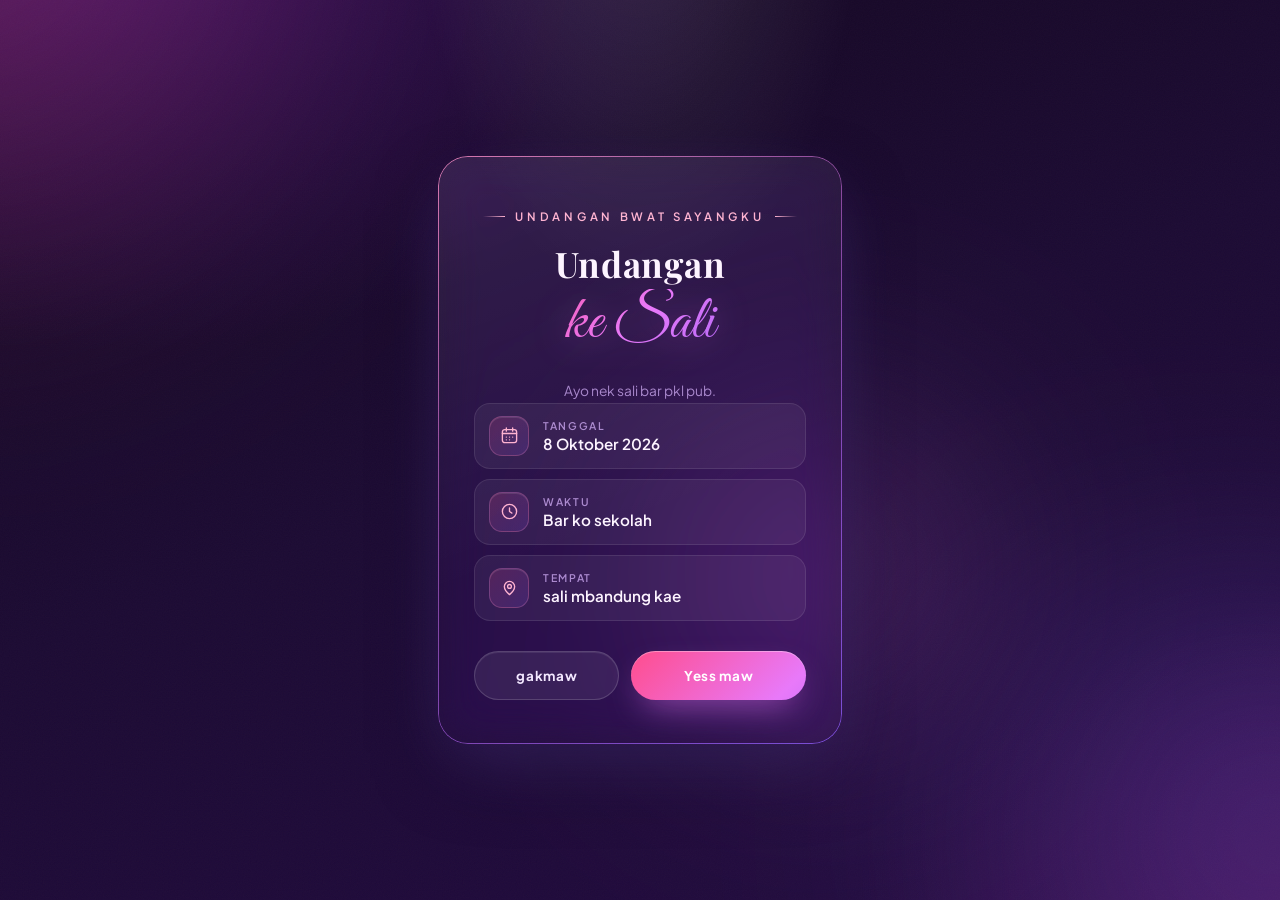
<file: index.html>
<!doctype html>
<html lang="id">
  <head>
    <meta charset="UTF-8" />
    <meta
      name="viewport"
      content="width=device-width, initial-scale=1.0, viewport-fit=cover"
    />
    <meta name="theme-color" content="#150826" />
    <meta
      name="description"
      content="Undangan kencan spesial — sebuah ajakan romantis yang dibuat khusus untukmu."
    />
    <title>Undangan Kencan Romantis 💜</title>
    <link rel="preconnect" href="https://fonts.googleapis.com" />
    <link rel="preconnect" href="https://fonts.gstatic.com" crossorigin />
    <link
      href="https://fonts.googleapis.com/css2?family=Great+Vibes&family=Playfair+Display:ital,wght@0,500;0,700;1,600&family=Plus+Jakarta+Sans:wght@300;400;500;600;700&display=swap"
      rel="stylesheet"
    />
    <link rel="stylesheet" href="style.css" />
  </head>
  <body>
    <!-- Aurora background -->
    <div class="aurora" aria-hidden="true">
      <span class="blob blob-1"></span>
      <span class="blob blob-2"></span>
      <span class="blob blob-3"></span>
      <span class="grain"></span>
    </div>

    <!-- Floating hearts layer -->
    <div class="hearts" id="heartsLayer" aria-hidden="true"></div>

    <main class="container">
      <!-- Card utama undangan -->
      <article class="card">
        <header class="card-header">
          <p class="eyebrow">Undangan bwat sayangku</p>
          <h1 class="title">
            <span class="title-top">Undangan</span>
            <span class="title-script">ke Sali</span>
          </h1>
          <p class="subheader">Ayo nek sali bar pkl pub.</p>
        </header>

        <!-- Detail kencan -->
        <section class="card-body" aria-label="Detail kencan">
          <ul class="details">
            <li class="detail-item">
              <span class="icon" aria-hidden="true">
                <svg
                  viewBox="0 0 24 24"
                  fill="none"
                  stroke="currentColor"
                  stroke-width="1.7"
                  stroke-linecap="round"
                  stroke-linejoin="round"
                >
                  <rect x="3" y="4.5" width="18" height="16.5" rx="3" />
                  <path d="M8 2.5v4M16 2.5v4M3 9.5h18" />
                  <path
                    d="M8 14h.01M12 14h.01M16 14h.01M8 17.5h.01M12 17.5h.01"
                  />
                </svg>
              </span>
              <span class="detail-text">
                <span class="label">Tanggal</span>
                <span class="value">8 Oktober 2026</span>
              </span>
            </li>
            <li class="detail-item">
              <span class="icon" aria-hidden="true">
                <svg
                  viewBox="0 0 24 24"
                  fill="none"
                  stroke="currentColor"
                  stroke-width="1.7"
                  stroke-linecap="round"
                  stroke-linejoin="round"
                >
                  <circle cx="12" cy="12" r="9" />
                  <path d="M12 7.5V12l3 2" />
                </svg>
              </span>
              <span class="detail-text">
                <span class="label">Waktu</span>
                <span class="value">Bar ko sekolah</span>
              </span>
            </li>
            <li class="detail-item">
              <span class="icon" aria-hidden="true">
                <svg
                  viewBox="0 0 24 24"
                  fill="none"
                  stroke="currentColor"
                  stroke-width="1.7"
                  stroke-linecap="round"
                  stroke-linejoin="round"
                >
                  <path
                    d="M12 21s-6.5-5.3-6.5-10.2A6.5 6.5 0 0 1 12 4.3a6.5 6.5 0 0 1 6.5 6.5C18.5 15.7 12 21 12 21z"
                  />
                  <circle cx="12" cy="10.6" r="2.4" />
                </svg>
              </span>
              <span class="detail-text">
                <span class="label">Tempat</span>
                <span class="value">sali mbandung kae</span>
              </span>
            </li>
          </ul>
        </section>

        <!-- Tombol aksi -->
        <footer class="card-actions">
          <button
            class="btn btn-no"
            id="noGakMawBtn"
            type="button"
            aria-label="Tidak mau ke kencan"
          >
            gakmaw
          </button>
          <button
            class="btn btn-yes"
            id="yesBtn"
            type="button"
            aria-label="Ya, saya mau ke kencan"
          >
            Yess maw
          </button>
        </footer>
      </article>
    </main>

    <!-- Loading overlay (1 detik) -->
    <div class="loading-overlay" id="loadingOverlay" aria-hidden="true">
      <div class="loading-inner" role="status" aria-live="polite">
        <div class="loading-heart">
          <svg viewBox="0 0 32 30" aria-hidden="true">
            <defs>
              <linearGradient id="heartGrad" x1="0" y1="0" x2="1" y2="1">
                <stop offset="0%" stop-color="#ff4d8d" />
                <stop offset="55%" stop-color="#e879f9" />
                <stop offset="100%" stop-color="#8b5cf6" />
              </linearGradient>
            </defs>
            <path
              d="M16 29C6.5 21.5 0 16.4 0 9.8 0 4.4 4.4 0 9.8 0 12.6 0 14.9 1.3 16 3.4 17.1 1.3 19.4 0 22.2 0 27.6 0 32 4.4 32 9.8c0 6.6-6.5 11.7-16 19.2z"
              fill="url(#heartGrad)"
            />
          </svg>
        </div>
        <p class="loading-text">Menyiapkan kejutan…</p>
        <div class="loading-track"><span class="loading-fill"></span></div>
      </div>
    </div>

    <script src="script.js"></script>
  </body>
</html>
</file>
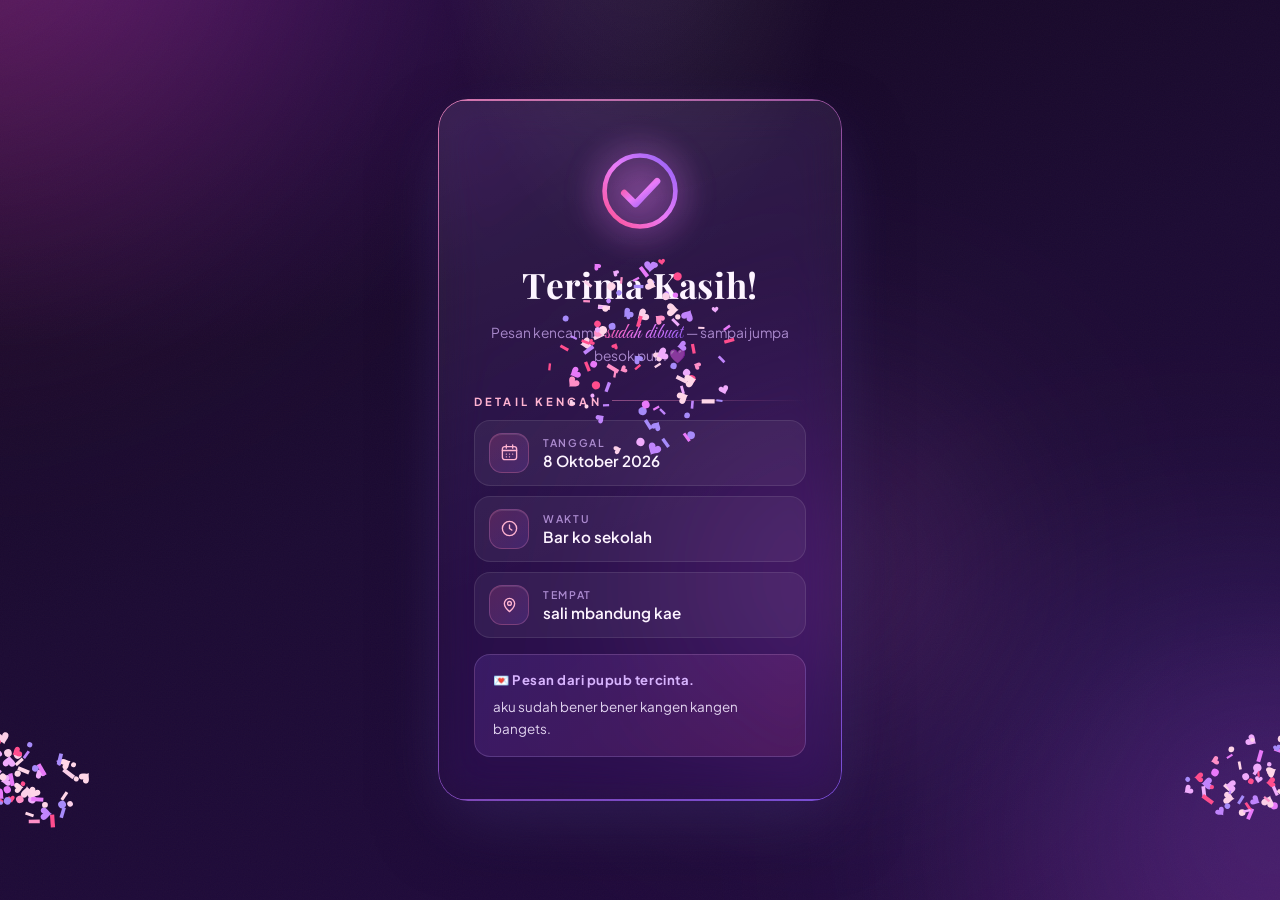
<file: pesan-sudah-Buat.html>
<!doctype html>
<html lang="id">
  <head>
    <meta charset="UTF-8" />
    <meta
      name="viewport"
      content="width=device-width, initial-scale=1.0, viewport-fit=cover"
    />
    <meta name="theme-color" content="#150826" />
    <meta
      name="description"
      content="Pesan kencanmu sudah dibuat. Sampai jumpa di hari istimewa!"
    />
    <title>Pesan Kencan Sudah Dibuat 💜</title>
    <link rel="preconnect" href="https://fonts.googleapis.com" />
    <link rel="preconnect" href="https://fonts.gstatic.com" crossorigin />
    <link
      href="https://fonts.googleapis.com/css2?family=Great+Vibes&family=Playfair+Display:ital,wght@0,500;0,700;1,600&family=Plus+Jakarta+Sans:wght@300;400;500;600;700&display=swap"
      rel="stylesheet"
    />
    <link rel="stylesheet" href="style.css" />
  </head>
  <body>
    <!-- Aurora background -->
    <div class="aurora" aria-hidden="true">
      <span class="blob blob-1"></span>
      <span class="blob blob-2"></span>
      <span class="blob blob-3"></span>
      <span class="grain"></span>
    </div>

    <!-- Floating hearts layer -->
    <div class="hearts" id="heartsLayer" aria-hidden="true"></div>

    <!-- Confetti canvas -->
    <canvas id="confetti-canvas" aria-hidden="true"></canvas>

    <main class="container">
      <article class="card success-card">
        <!-- Animated check -->
        <div class="check-wrap" aria-hidden="true">
          <svg class="check-svg" viewBox="0 0 64 64">
            <defs>
              <linearGradient id="checkGrad" x1="0" y1="0" x2="1" y2="1">
                <stop offset="0%" stop-color="#ff4d8d" />
                <stop offset="50%" stop-color="#e879f9" />
                <stop offset="100%" stop-color="#8b5cf6" />
              </linearGradient>
            </defs>
            <circle class="check-circle" cx="32" cy="32" r="27" />
            <path class="check-mark" d="M20 33.5l8.5 8.5L45 24.5" />
          </svg>
        </div>

        <header class="card-header">
          <h1 class="title">
            <span class="title-top">Terima Kasih!</span>
          </h1>
          <p class="subheader">
            Pesan kencanmu <em class="script-inline">sudah dibuat</em> — sampai
            jumpa besok pub. 💜
          </p>
        </header>

        <!-- Detail kencan -->
        <section class="invitation-details" aria-label="Detail kencan">
          <h2 class="section-title">Detail Kencan</h2>
          <ul class="details">
            <li class="detail-item">
              <span class="icon" aria-hidden="true">
                <svg
                  viewBox="0 0 24 24"
                  fill="none"
                  stroke="currentColor"
                  stroke-width="1.7"
                  stroke-linecap="round"
                  stroke-linejoin="round"
                >
                  <rect x="3" y="4.5" width="18" height="16.5" rx="3" />
                  <path d="M8 2.5v4M16 2.5v4M3 9.5h18" />
                  <path
                    d="M8 14h.01M12 14h.01M16 14h.01M8 17.5h.01M12 17.5h.01"
                  />
                </svg>
              </span>
              <span class="detail-text">
                <span class="label">Tanggal</span>
                <span class="value">8 Oktober 2026</span>
              </span>
            </li>
            <li class="detail-item">
              <span class="icon" aria-hidden="true">
                <svg
                  viewBox="0 0 24 24"
                  fill="none"
                  stroke="currentColor"
                  stroke-width="1.7"
                  stroke-linecap="round"
                  stroke-linejoin="round"
                >
                  <circle cx="12" cy="12" r="9" />
                  <path d="M12 7.5V12l3 2" />
                </svg>
              </span>
              <span class="detail-text">
                <span class="label">Waktu</span>
                <span class="value">Bar ko sekolah</span>
              </span>
            </li>
            <li class="detail-item">
              <span class="icon" aria-hidden="true">
                <svg
                  viewBox="0 0 24 24"
                  fill="none"
                  stroke="currentColor"
                  stroke-width="1.7"
                  stroke-linecap="round"
                  stroke-linejoin="round"
                >
                  <path
                    d="M12 21s-6.5-5.3-6.5-10.2A6.5 6.5 0 0 1 12 4.3a6.5 6.5 0 0 1 6.5 6.5C18.5 15.7 12 21 12 21z"
                  />
                  <circle cx="12" cy="10.6" r="2.4" />
                </svg>
              </span>
              <span class="detail-text">
                <span class="label">Tempat</span>
                <span class="value">sali mbandung kae</span>
              </span>
            </li>
          </ul>
        </section>

        <!-- Pesan organizer -->
        <section class="additional-message" aria-label="Pesan dari organizer">
          <h3>💌 Pesan dari pupub tercinta.</h3>
          <p>aku sudah bener bener kangen kangen bangets.</p>
        </section>
      </article>
    </main>

    <script src="script.js"></script>
  </body>
</html>
</file>
<file: style.css>
/* ============================================================
   💜 Kencan — Modern Purple-Pink Design System
   ============================================================ */

/* ---------- Design Tokens ---------- */
:root {
  /* Palette */
  --pink-300: #ffb3d1;
  --pink-400: #ff8fc7;
  --pink-500: #ff4d8d;
  --fuchsia-400: #f0abfc;
  --fuchsia-500: #e879f9;
  --purple-300: #d8b4fe;
  --purple-400: #c084fc;
  --purple-500: #a78bfa;
  --purple-600: #8b5cf6;

  --bg-950: #14071f;
  --bg-900: #1c0b33;
  --bg-850: #241040;

  --text-100: #fdf4ff;
  --text-200: #f3e8ff;
  --text-muted: rgba(216, 180, 254, 0.72);

  --glass: rgba(255, 255, 255, 0.055);
  --glass-hover: rgba(255, 255, 255, 0.09);
  --border-soft: rgba(255, 255, 255, 0.09);
  --border-pink: rgba(255, 143, 199, 0.32);

  --gradient-main: linear-gradient(135deg, #ff4d8d 0%, #e879f9 48%, #8b5cf6 100%);
  --gradient-soft: linear-gradient(135deg, rgba(255, 77, 141, 0.16), rgba(139, 92, 246, 0.16));

  --glow-pink: 0 18px 45px -18px rgba(255, 77, 141, 0.65);
  --glow-purple: 0 24px 70px -24px rgba(139, 92, 246, 0.6);

  --radius-xl: 30px;
  --radius-lg: 20px;
  --radius-md: 16px;
  --radius-full: 999px;

  --font-body: 'Plus Jakarta Sans', system-ui, -apple-system, sans-serif;
  --font-serif: 'Playfair Display', Georgia, serif;
  --font-script: 'Great Vibes', 'Brush Script MT', cursive;

  --ease-spring: cubic-bezier(0.34, 1.56, 0.64, 1);
  --ease-out: cubic-bezier(0.22, 1, 0.36, 1);
}

/* ---------- Base & Reset ---------- */
*,
*::before,
*::after {
  margin: 0;
  padding: 0;
  box-sizing: border-box;
}

html {
  overflow-x: hidden;
  -webkit-text-size-adjust: 100%;
}

body {
  font-family: var(--font-body);
  color: var(--text-100);
  min-height: 100vh;
  min-height: 100svh;
  display: grid;
  place-items: center;
  overflow-x: hidden;
  background:
    radial-gradient(1200px 800px at 8% -10%, rgba(59, 16, 103, 0.9) 0%, transparent 55%),
    radial-gradient(1000px 700px at 112% 112%, rgba(74, 16, 80, 0.85) 0%, transparent 60%),
    linear-gradient(160deg, var(--bg-950) 0%, var(--bg-900) 48%, #210a3f 100%);
  -webkit-font-smoothing: antialiased;
  -moz-osx-font-smoothing: grayscale;
  -webkit-tap-highlight-color: transparent;
}

::selection {
  background: rgba(255, 77, 141, 0.4);
  color: #fff;
}

::-webkit-scrollbar {
  width: 8px;
}
::-webkit-scrollbar-track {
  background: transparent;
}
::-webkit-scrollbar-thumb {
  background: rgba(168, 139, 250, 0.35);
  border-radius: var(--radius-full);
}

html.is-busy,
html.is-busy body {
  overflow: hidden;
}

/* ---------- Aurora Background ---------- */
.aurora {
  position: fixed;
  inset: 0;
  z-index: 0;
  overflow: hidden;
  pointer-events: none;
}

.blob {
  position: absolute;
  width: 62vmax;
  height: 62vmax;
  border-radius: 50%;
  filter: blur(90px);
  opacity: 0.5;
  mix-blend-mode: screen;
  animation: drift 26s ease-in-out infinite alternate;
  will-change: transform;
}

.blob-1 {
  top: -26vmax;
  left: -22vmax;
  background: radial-gradient(circle at 30% 30%, rgba(255, 77, 141, 0.55), transparent 62%);
}

.blob-2 {
  bottom: -32vmax;
  right: -24vmax;
  background: radial-gradient(circle at 60% 40%, rgba(139, 92, 246, 0.55), transparent 62%);
  animation-delay: -8s;
  animation-duration: 32s;
}

.blob-3 {
  top: 32%;
  left: 42%;
  width: 44vmax;
  height: 44vmax;
  background: radial-gradient(circle at 50% 50%, rgba(232, 121, 249, 0.42), transparent 62%);
  animation-delay: -16s;
  animation-duration: 22s;
}

@keyframes drift {
  from {
    transform: translate3d(0, 0, 0) scale(1);
  }
  to {
    transform: translate3d(6vmax, 4vmax, 0) scale(1.15);
  }
}

.grain {
  position: absolute;
  inset: 0;
  opacity: 0.05;
  mix-blend-mode: overlay;
  background-image: url("data:image/svg+xml,%3Csvg xmlns='http://www.w3.org/2000/svg' width='140' height='140' viewBox='0 0 140 140'%3E%3Cfilter id='n'%3E%3CfeTurbulence type='fractalNoise' baseFrequency='0.85' numOctaves='2' stitchTiles='stitch'/%3E%3C/filter%3E%3Crect width='140' height='140' filter='url(%23n)' opacity='0.6'/%3E%3C/svg%3E");
}

/* ---------- Floating Hearts ---------- */
.hearts {
  position: fixed;
  inset: 0;
  z-index: 1;
  overflow: hidden;
  pointer-events: none;
}

.float-heart {
  position: absolute;
  bottom: -8vh;
  left: 50%;
  animation-name: floatUp;
  animation-timing-function: linear;
  animation-iteration-count: infinite;
  will-change: transform;
  filter: drop-shadow(0 0 6px rgba(255, 143, 199, 0.35));
}

@keyframes floatUp {
  0% {
    transform: translate3d(0, 0, 0) rotate(-8deg) scale(0.9);
  }
  50% {
    transform: translate3d(var(--sway, 20px), -55vh, 0) rotate(8deg) scale(1.05);
  }
  100% {
    transform: translate3d(calc(var(--sway, 20px) * -0.4), -118vh, 0) rotate(-6deg) scale(0.92);
  }
}

/* ---------- Layout ---------- */
.container {
  position: relative;
  z-index: 2;
  width: min(100%, 440px);
  min-height: 100svh;
  display: grid;
  place-items: center;
  padding: max(24px, env(safe-area-inset-top)) max(18px, env(safe-area-inset-right)) max(24px, env(safe-area-inset-bottom)) max(18px, env(safe-area-inset-left));
}

/* ---------- Card ---------- */
.card {
  position: relative;
  width: 100%;
  border-radius: var(--radius-xl);
  padding: clamp(28px, 7vw, 44px) clamp(22px, 6vw, 36px);
  background: linear-gradient(160deg, rgba(255, 255, 255, 0.09), rgba(255, 255, 255, 0.02) 60%);
  backdrop-filter: blur(22px) saturate(140%);
  -webkit-backdrop-filter: blur(22px) saturate(140%);
  box-shadow:
    0 30px 80px -20px rgba(0, 0, 0, 0.6),
    var(--glow-purple);
  text-align: center;
  animation: cardIn 0.7s var(--ease-out) both;
}

/* Gradient border (mask-composite) */
.card::before {
  content: "";
  position: absolute;
  inset: 0;
  display: none;
  border-radius: inherit;
  padding: 1.4px;
  background: linear-gradient(140deg, rgba(255, 143, 199, 0.8), rgba(232, 121, 249, 0.5) 40%, rgba(139, 92, 246, 0.8));
  -webkit-mask: linear-gradient(#000 0 0) content-box, linear-gradient(#000 0 0);
  -webkit-mask-composite: xor;
  mask: linear-gradient(#000 0 0) content-box, linear-gradient(#000 0 0);
  mask-composite: exclude;
  pointer-events: none;
}

@supports ((mask-composite: exclude) or (-webkit-mask-composite: xor)) {
  .card::before {
    display: block;
  }
}

/* Top sheen */
.card::after {
  content: "";
  position: absolute;
  top: -60%;
  left: -20%;
  width: 140%;
  height: 100%;
  background: radial-gradient(ellipse at 50% 0%, rgba(255, 255, 255, 0.14), transparent 60%);
  pointer-events: none;
}

/* Fallback when backdrop-filter unsupported */
@supports not ((backdrop-filter: blur(1px)) or (-webkit-backdrop-filter: blur(1px))) {
  .card {
    background: rgba(35, 14, 64, 0.94);
  }
}

@keyframes cardIn {
  from {
    opacity: 0;
    transform: translateY(26px) scale(0.96);
  }
  to {
    opacity: 1;
    transform: translateY(0) scale(1);
  }
}

/* Staggered children (main page) */
.card > .card-header {
  animation: riseIn 0.65s var(--ease-out) 0.1s both;
}
.card > .card-body,
.card > .invitation-details {
  animation: riseIn 0.65s var(--ease-out) 0.25s both;
}
.card > .card-actions,
.card > .additional-message {
  animation: riseIn 0.65s var(--ease-out) 0.4s both;
}

@keyframes riseIn {
  from {
    opacity: 0;
    transform: translateY(14px);
  }
  to {
    opacity: 1;
    transform: translateY(0);
  }
}

/* ---------- Header / Typography ---------- */
.eyebrow {
  display: inline-flex;
  align-items: center;
  gap: 10px;
  font-size: 0.72rem;
  font-weight: 600;
  letter-spacing: 0.32em;
  text-transform: uppercase;
  color: var(--pink-300);
  margin-bottom: 16px;
}

.eyebrow::before,
.eyebrow::after {
  content: "";
  width: 22px;
  height: 1px;
}

.eyebrow::before {
  background: linear-gradient(90deg, transparent, currentColor);
}

.eyebrow::after {
  background: linear-gradient(90deg, currentColor, transparent);
}

.title {
  display: grid;
  gap: 2px;
  margin-bottom: 14px;
}

.title-top {
  font-family: var(--font-serif);
  font-size: clamp(1.7rem, 7vw, 2.2rem);
  font-weight: 700;
  letter-spacing: 0.02em;
  color: var(--text-100);
}

.title-script {
  font-family: var(--font-script);
  font-weight: 400;
  font-size: clamp(2.9rem, 13vw, 3.8rem);
  line-height: 1.15;
  padding: 0 0.08em 0.12em;
  background: var(--gradient-main);
  -webkit-background-clip: text;
  background-clip: text;
  color: transparent;
  filter: drop-shadow(0 4px 18px rgba(232, 121, 249, 0.35));
}

.script-inline {
  font-family: var(--font-script);
  font-style: normal;
  font-size: 1.5em;
  line-height: 1;
  background: var(--gradient-main);
  -webkit-background-clip: text;
  background-clip: text;
  color: transparent;
  padding: 0 0.06em;
}

.subheader {
  color: var(--text-muted);
  font-size: 0.86rem;
  font-weight: 400;
  line-height: 1.65;
  max-width: 32ch;
  margin: 0 auto;
}

/* ---------- Details list ---------- */
.details {
  list-style: none;
  display: grid;
  gap: 10px;
  text-align: left;
}

.detail-item {
  display: flex;
  align-items: center;
  gap: 14px;
  padding: 12px 14px;
  border-radius: var(--radius-md);
  background: var(--glass);
  border: 1px solid var(--border-soft);
  transition: transform 0.25s var(--ease-out), background 0.25s ease, border-color 0.25s ease;
}

.detail-item:hover {
  transform: translateX(4px);
  background: var(--glass-hover);
  border-color: var(--border-pink);
}

.icon {
  width: 40px;
  height: 40px;
  flex: none;
  display: grid;
  place-items: center;
  border-radius: 13px;
  background: var(--gradient-soft);
  border: 1px solid rgba(255, 143, 199, 0.25);
  color: var(--pink-300);
  box-shadow: inset 0 1px 0 rgba(255, 255, 255, 0.1);
}

.icon svg {
  width: 19px;
  height: 19px;
}

.detail-text {
  display: flex;
  flex-direction: column;
  gap: 2px;
  min-width: 0;
}

.label {
  font-size: 0.66rem;
  font-weight: 600;
  letter-spacing: 0.16em;
  text-transform: uppercase;
  color: var(--text-muted);
}

.value {
  font-size: 0.95rem;
  font-weight: 600;
  color: var(--text-100);
}

.card-body {
  margin-bottom: 30px;
}

/* ---------- Buttons ---------- */
.card-actions {
  display: grid;
  grid-template-columns: 1fr 1.2fr;
  gap: 12px;
}

.btn {
  position: relative;
  border: 0;
  border-radius: var(--radius-full);
  padding: 15px 10px;
  font-family: inherit;
  font-size: 0.84rem;
  font-weight: 700;
  letter-spacing: 0.05em;
  white-space: nowrap;
  cursor: pointer;
  overflow: hidden;
  isolation: isolate;
  -webkit-user-select: none;
  user-select: none;
  touch-action: manipulation;
  transition: transform 0.25s var(--ease-spring), box-shadow 0.25s ease, background 0.25s ease;
}

.btn:focus-visible {
  outline: 2px solid var(--pink-400);
  outline-offset: 3px;
}

.btn:active {
  transform: scale(0.96);
}

.btn:disabled {
  cursor: not-allowed;
  opacity: 0.7;
}

/* No button — glass */
.btn-no {
  color: var(--text-200);
  background: rgba(255, 255, 255, 0.07);
  border: 1px solid rgba(255, 255, 255, 0.16);
  box-shadow: inset 0 1px 0 rgba(255, 255, 255, 0.08);
}

.btn-no:hover {
  background: rgba(255, 255, 255, 0.12);
  border-color: rgba(255, 143, 199, 0.4);
  transform: translateY(-2px);
}

/* Yes button — gradient + glow + shine */
.btn-yes {
  color: #fff;
  background: var(--gradient-main);
  background-size: 180% 180%;
  box-shadow:
    0 14px 34px -12px rgba(232, 121, 249, 0.65),
    inset 0 1px 0 rgba(255, 255, 255, 0.35);
  animation: gradientShift 6s ease infinite;
}

@keyframes gradientShift {
  0%,
  100% {
    background-position: 0% 50%;
  }
  50% {
    background-position: 100% 50%;
  }
}

.btn-yes::after {
  content: "";
  position: absolute;
  inset: 0;
  z-index: -1;
  background: linear-gradient(115deg, transparent 35%, rgba(255, 255, 255, 0.45) 50%, transparent 65%);
  transform: translateX(-120%);
  animation: sweep 3.2s ease-in-out infinite;
}

@keyframes sweep {
  0%,
  58% {
    transform: translateX(-120%);
  }
  100% {
    transform: translateX(120%);
  }
}

.btn-yes:hover {
  transform: translateY(-2px) scale(1.03);
  box-shadow:
    0 20px 44px -14px rgba(232, 121, 249, 0.8),
    inset 0 1px 0 rgba(255, 255, 255, 0.35);
}

.btn-yes:active {
  transform: scale(0.97);
}

/* ---------- Success page ---------- */
.check-wrap {
  position: relative;
  width: 96px;
  height: 96px;
  margin: 0 auto 22px;
  display: grid;
  place-items: center;
  animation: popIn 0.6s var(--ease-spring) both;
}

.check-wrap::before {
  content: "";
  position: absolute;
  inset: -16px;
  border-radius: 50%;
  background: radial-gradient(circle, rgba(232, 121, 249, 0.35), transparent 70%);
  filter: blur(10px);
  animation: pulseGlow 2.6s ease-in-out infinite;
}

@keyframes popIn {
  from {
    opacity: 0;
    transform: scale(0.5);
  }
  to {
    opacity: 1;
    transform: scale(1);
  }
}

@keyframes pulseGlow {
  0%,
  100% {
    opacity: 0.65;
    transform: scale(1);
  }
  50% {
    opacity: 1;
    transform: scale(1.12);
  }
}

.check-svg {
  position: relative;
  width: 84px;
  height: 84px;
  overflow: visible;
  filter: drop-shadow(0 6px 20px rgba(232, 121, 249, 0.45));
}

.check-circle {
  fill: none;
  stroke: url(#checkGrad);
  stroke-width: 3.5;
  stroke-linecap: round;
  stroke-dasharray: 170;
  stroke-dashoffset: 170;
  transform: rotate(-90deg);
  transform-origin: center;
  animation: drawStroke 0.8s ease-out 0.15s forwards;
}

.check-mark {
  fill: none;
  stroke: url(#checkGrad);
  stroke-width: 5;
  stroke-linecap: round;
  stroke-linejoin: round;
  stroke-dasharray: 42;
  stroke-dashoffset: 42;
  animation: drawStroke 0.5s cubic-bezier(0.65, 0, 0.35, 1) 0.8s forwards;
}

@keyframes drawStroke {
  to {
    stroke-dashoffset: 0;
  }
}

.success-card .card-header {
  margin-bottom: 26px;
}

.invitation-details {
  margin-bottom: 16px;
}

.section-title {
  display: flex;
  align-items: center;
  gap: 10px;
  font-size: 0.7rem;
  font-weight: 700;
  letter-spacing: 0.28em;
  text-transform: uppercase;
  color: var(--pink-300);
  margin-bottom: 12px;
  text-align: left;
}

.section-title::after {
  content: "";
  flex: 1;
  height: 1px;
  background: linear-gradient(90deg, rgba(255, 143, 199, 0.45), transparent);
}

.additional-message {
  text-align: left;
  padding: 16px 18px;
  border-radius: var(--radius-md);
  background: linear-gradient(140deg, rgba(139, 92, 246, 0.16), rgba(255, 77, 141, 0.12));
  border: 1px solid rgba(216, 180, 254, 0.2);
}

.additional-message h3 {
  font-size: 0.82rem;
  font-weight: 700;
  letter-spacing: 0.04em;
  color: var(--purple-300);
  margin-bottom: 8px;
}

.additional-message p {
  font-size: 0.84rem;
  line-height: 1.65;
  color: var(--text-200);
  opacity: 0.9;
}

/* ---------- Confetti canvas ---------- */
#confetti-canvas {
  position: fixed;
  inset: 0;
  width: 100%;
  height: 100%;
  z-index: 50;
  pointer-events: none;
  transition: opacity 0.6s ease;
}

/* ---------- Loading overlay ---------- */
.loading-overlay {
  position: fixed;
  inset: 0;
  z-index: 60;
  display: grid;
  place-items: center;
  background: rgba(20, 7, 31, 0.72);
  backdrop-filter: blur(14px);
  -webkit-backdrop-filter: blur(14px);
  opacity: 0;
  visibility: hidden;
  transition: opacity 0.35s ease, visibility 0.35s ease;
}

.loading-overlay.is-active {
  opacity: 1;
  visibility: visible;
}

.loading-inner {
  display: grid;
  justify-items: center;
  gap: 18px;
  text-align: center;
}

.loading-heart {
  width: 64px;
  height: 64px;
  animation: beat 1s ease-in-out infinite;
  filter: drop-shadow(0 0 24px rgba(255, 77, 141, 0.6));
}

.loading-heart svg {
  width: 100%;
  height: 100%;
  display: block;
}

@keyframes beat {
  0%,
  100% {
    transform: scale(1);
  }
  25% {
    transform: scale(1.15);
  }
  40% {
    transform: scale(0.97);
  }
  60% {
    transform: scale(1.08);
  }
}

.loading-text {
  color: var(--text-200);
  font-size: 0.92rem;
  letter-spacing: 0.04em;
}

.loading-track {
  width: min(240px, 60vw);
  height: 6px;
  border-radius: var(--radius-full);
  background: rgba(255, 255, 255, 0.12);
  overflow: hidden;
}

.loading-fill {
  display: block;
  height: 100%;
  width: 0;
  border-radius: inherit;
  background: var(--gradient-main);
}

.loading-overlay.is-active .loading-fill {
  animation: fillBar 1s linear forwards;
}

@keyframes fillBar {
  from {
    width: 0;
  }
  to {
    width: 100%;
  }
}

/* ---------- Responsive tweaks ---------- */
@media (max-width: 359px) {
  .card-actions {
    grid-template-columns: 1fr;
  }
}

@media (max-height: 620px) {
  .card {
    padding-top: 24px;
    padding-bottom: 26px;
  }
  .title-script {
    font-size: clamp(2.3rem, 11vw, 2.9rem);
  }
  .details {
    gap: 8px;
  }
  .detail-item {
    padding: 10px 12px;
  }
  .card-body {
    margin-bottom: 22px;
  }
  .check-wrap {
    width: 76px;
    height: 76px;
    margin-bottom: 14px;
  }
  .check-svg {
    width: 68px;
    height: 68px;
  }
}

/* ---------- Reduced motion ---------- */
@media (prefers-reduced-motion: reduce) {
  *,
  *::before,
  *::after {
    animation-duration: 0.01ms !important;
    animation-iteration-count: 1 !important;
    transition-duration: 0.01ms !important;
  }
  .loading-overlay.is-active .loading-fill {
    width: 100%;
  }
  #confetti-canvas {
    display: none;
  }
}
</file>
